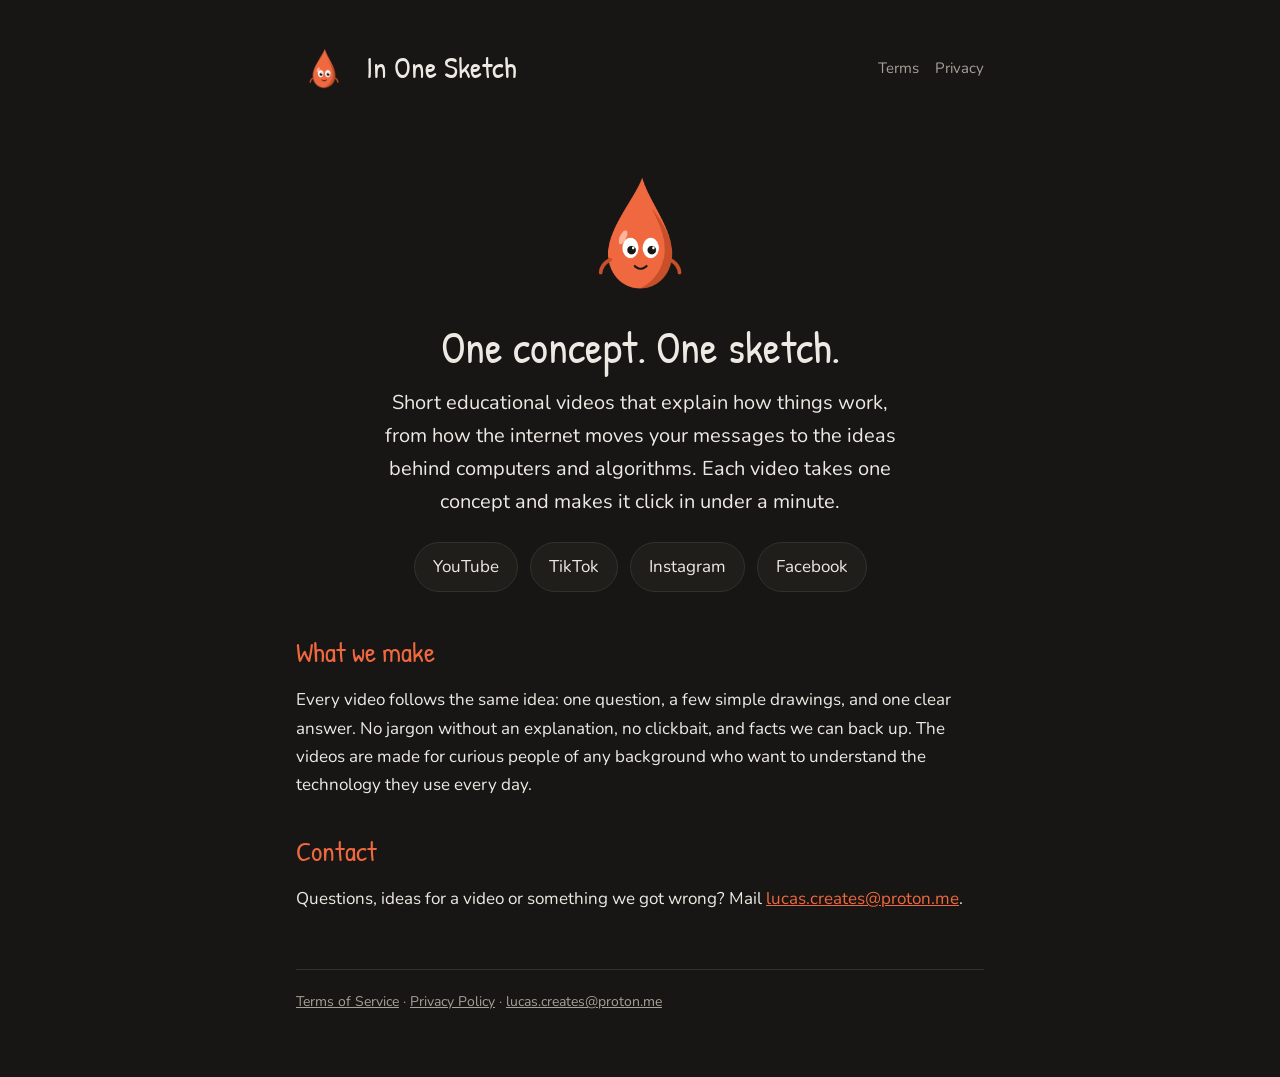
<file: index.html>
<!doctype html>
<html lang="en">
<head>
  <meta charset="utf-8">
  <meta name="viewport" content="width=device-width, initial-scale=1">
  <title>In One Sketch</title>
  <meta name="description" content="In One Sketch makes short educational videos that explain one concept in one simple drawing.">
  <link rel="icon" href="icon.png">
  <link rel="preconnect" href="https://fonts.googleapis.com">
  <link rel="preconnect" href="https://fonts.gstatic.com" crossorigin>
  <link href="https://fonts.googleapis.com/css2?family=Nunito:wght@400;700&family=Patrick+Hand&display=swap" rel="stylesheet">
  <link rel="stylesheet" href="style.css">
</head>
<body>
  <main>
    <header>
      <img src="icon.png" alt="">
      <a href="./">In One Sketch</a>
      <nav>
        <a href="terms.html">Terms</a>
        <a href="privacy.html">Privacy</a>
      </nav>
    </header>

    <section class="hero">
      <img src="icon.png" alt="Blot, the ink drop mascot of In One Sketch">
      <h1>One concept. One sketch.</h1>
      <p>Short educational videos that explain how things work, from how the internet moves your messages to the ideas behind computers and algorithms. Each video takes one concept and makes it click in under a minute.</p>
      <div class="links">
        <a href="https://www.youtube.com/@inonesketch">YouTube</a>
        <a href="https://www.tiktok.com/@inonesketch">TikTok</a>
        <a href="https://www.instagram.com/inonesketch/">Instagram</a>
        <a href="https://www.facebook.com/profile.php?id=61595965593283">Facebook</a>
      </div>
    </section>

    <h2>What we make</h2>
    <p>Every video follows the same idea: one question, a few simple drawings, and one clear answer. No jargon without an explanation, no clickbait, and facts we can back up. The videos are made for curious people of any background who want to understand the technology they use every day.</p>

    <h2>Contact</h2>
    <p>Questions, ideas for a video or something we got wrong? Mail <a href="mailto:lucas.creates@proton.me">lucas.creates@proton.me</a>.</p>

    <footer>
      <a href="terms.html">Terms of Service</a> · <a href="privacy.html">Privacy Policy</a> · <a href="mailto:lucas.creates@proton.me">lucas.creates@proton.me</a>
    </footer>
  </main>
</body>
</html>
</file>
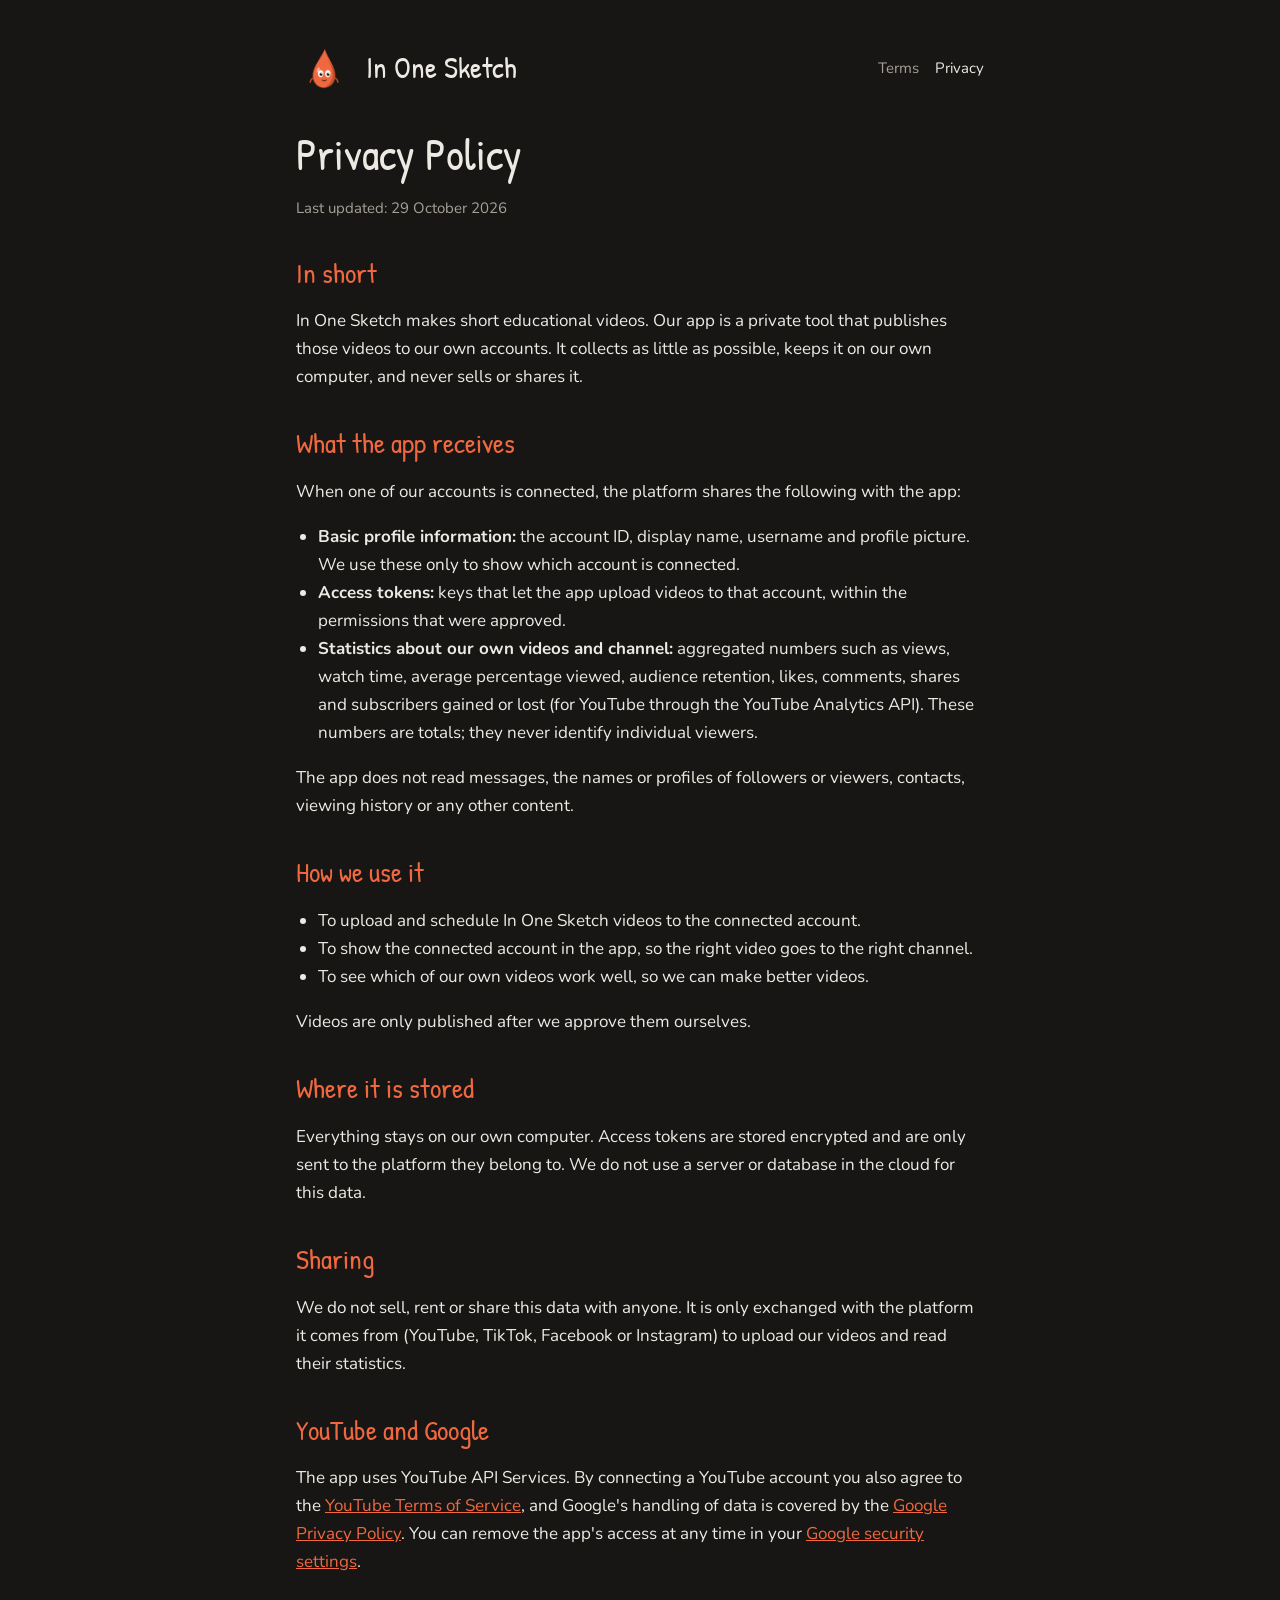
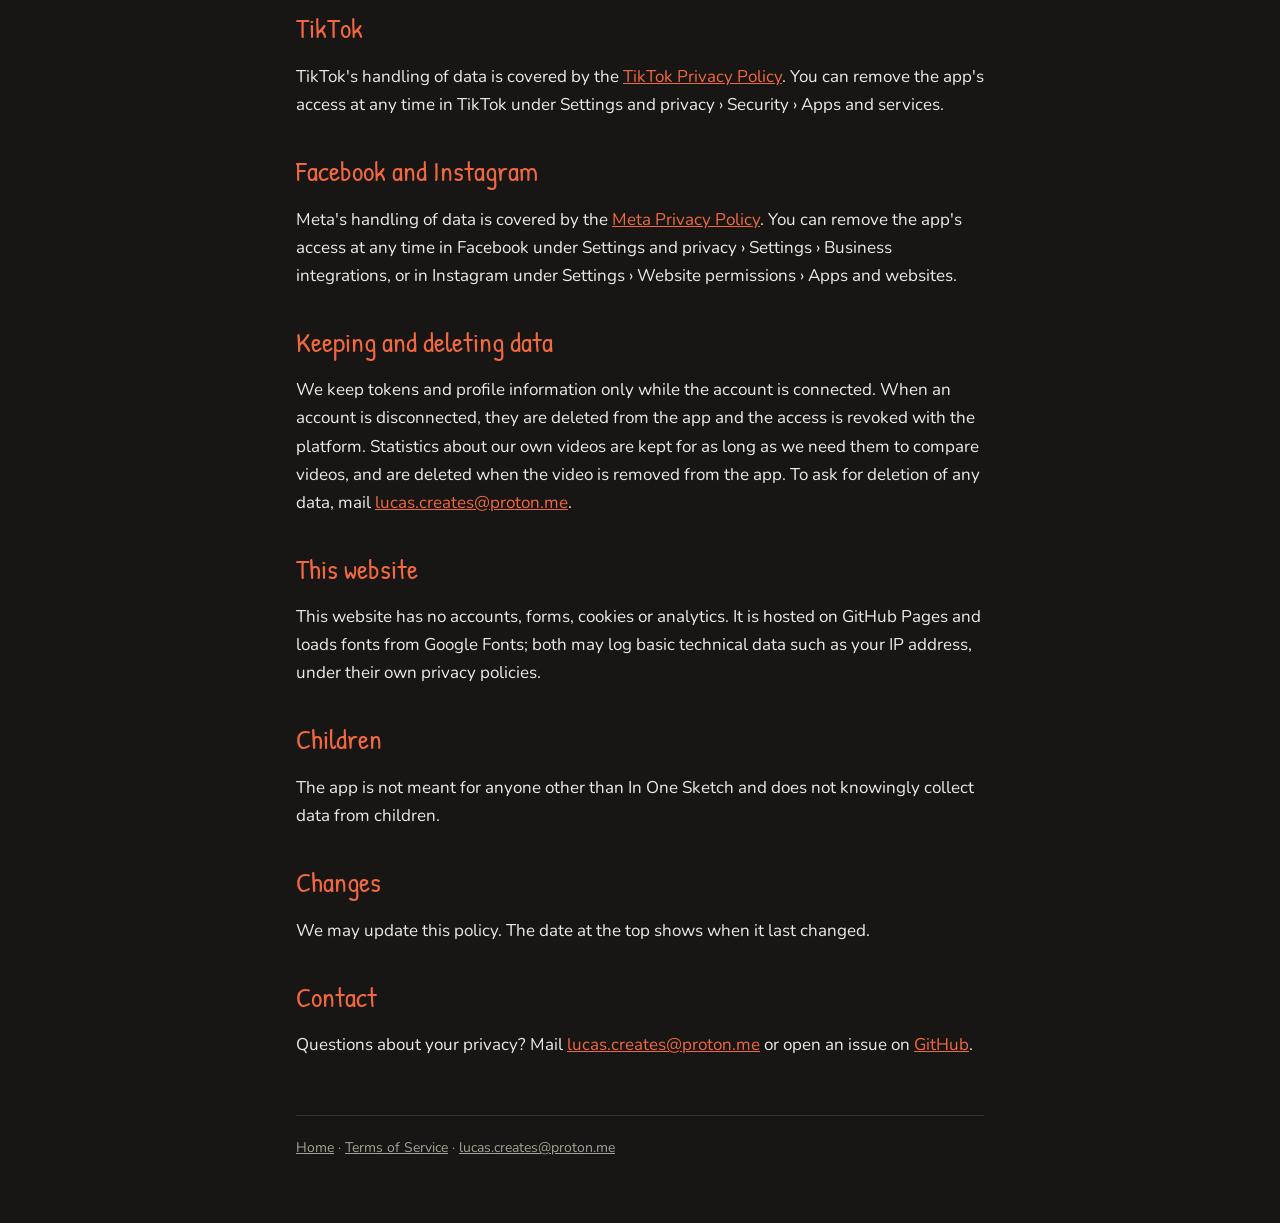
<file: privacy.html>
<!doctype html>
<html lang="en">
<head>
  <meta charset="utf-8">
  <meta name="viewport" content="width=device-width, initial-scale=1">
  <title>Privacy Policy · In One Sketch</title>
  <link rel="icon" href="icon.png">
  <link rel="preconnect" href="https://fonts.googleapis.com">
  <link rel="preconnect" href="https://fonts.gstatic.com" crossorigin>
  <link href="https://fonts.googleapis.com/css2?family=Nunito:wght@400;700&family=Patrick+Hand&display=swap" rel="stylesheet">
  <link rel="stylesheet" href="style.css">
</head>
<body>
  <main>
    <header>
      <img src="icon.png" alt="">
      <a href="./">In One Sketch</a>
      <nav>
        <a href="terms.html">Terms</a>
        <a href="privacy.html" aria-current="page">Privacy</a>
      </nav>
    </header>

    <h1>Privacy Policy</h1>
    <p class="muted">Last updated: 29 October 2026</p>

    <h2>In short</h2>
    <p>In One Sketch makes short educational videos. Our app is a private tool that publishes those videos to our own accounts. It collects as little as possible, keeps it on our own computer, and never sells or shares it.</p>

    <h2>What the app receives</h2>
    <p>When one of our accounts is connected, the platform shares the following with the app:</p>
    <ul>
      <li><strong>Basic profile information:</strong> the account ID, display name, username and profile picture. We use these only to show which account is connected.</li>
      <li><strong>Access tokens:</strong> keys that let the app upload videos to that account, within the permissions that were approved.</li>
      <li><strong>Statistics about our own videos and channel:</strong> aggregated numbers such as views, watch time, average percentage viewed, audience retention, likes, comments, shares and subscribers gained or lost (for YouTube through the YouTube Analytics API). These numbers are totals; they never identify individual viewers.</li>
    </ul>
    <p>The app does not read messages, the names or profiles of followers or viewers, contacts, viewing history or any other content.</p>

    <h2>How we use it</h2>
    <ul>
      <li>To upload and schedule In One Sketch videos to the connected account.</li>
      <li>To show the connected account in the app, so the right video goes to the right channel.</li>
      <li>To see which of our own videos work well, so we can make better videos.</li>
    </ul>
    <p>Videos are only published after we approve them ourselves.</p>

    <h2>Where it is stored</h2>
    <p>Everything stays on our own computer. Access tokens are stored encrypted and are only sent to the platform they belong to. We do not use a server or database in the cloud for this data.</p>

    <h2>Sharing</h2>
    <p>We do not sell, rent or share this data with anyone. It is only exchanged with the platform it comes from (YouTube, TikTok, Facebook or Instagram) to upload our videos and read their statistics.</p>

    <h2>YouTube and Google</h2>
    <p>The app uses YouTube API Services. By connecting a YouTube account you also agree to the <a href="https://www.youtube.com/t/terms">YouTube Terms of Service</a>, and Google's handling of data is covered by the <a href="https://policies.google.com/privacy">Google Privacy Policy</a>. You can remove the app's access at any time in your <a href="https://myaccount.google.com/permissions">Google security settings</a>.</p>

    <h2>TikTok</h2>
    <p>TikTok's handling of data is covered by the <a href="https://www.tiktok.com/legal/page/global/privacy-policy/en">TikTok Privacy Policy</a>. You can remove the app's access at any time in TikTok under Settings and privacy › Security › Apps and services.</p>

    <h2>Facebook and Instagram</h2>
    <p>Meta's handling of data is covered by the <a href="https://www.facebook.com/privacy/policy/">Meta Privacy Policy</a>. You can remove the app's access at any time in Facebook under Settings and privacy › Settings › Business integrations, or in Instagram under Settings › Website permissions › Apps and websites.</p>

    <h2>Keeping and deleting data</h2>
    <p>We keep tokens and profile information only while the account is connected. When an account is disconnected, they are deleted from the app and the access is revoked with the platform. Statistics about our own videos are kept for as long as we need them to compare videos, and are deleted when the video is removed from the app. To ask for deletion of any data, mail <a href="mailto:lucas.creates@proton.me">lucas.creates@proton.me</a>.</p>

    <h2>This website</h2>
    <p>This website has no accounts, forms, cookies or analytics. It is hosted on GitHub Pages and loads fonts from Google Fonts; both may log basic technical data such as your IP address, under their own privacy policies.</p>

    <h2>Children</h2>
    <p>The app is not meant for anyone other than In One Sketch and does not knowingly collect data from children.</p>

    <h2>Changes</h2>
    <p>We may update this policy. The date at the top shows when it last changed.</p>

    <h2>Contact</h2>
    <p>Questions about your privacy? Mail <a href="mailto:lucas.creates@proton.me">lucas.creates@proton.me</a> or open an issue on <a href="https://github.com/lucasjansze/In-One-Sketch-Pages/issues">GitHub</a>.</p>

    <footer>
      <a href="./">Home</a> · <a href="terms.html">Terms of Service</a> · <a href="mailto:lucas.creates@proton.me">lucas.creates@proton.me</a>
    </footer>
  </main>
</body>
</html>
</file>
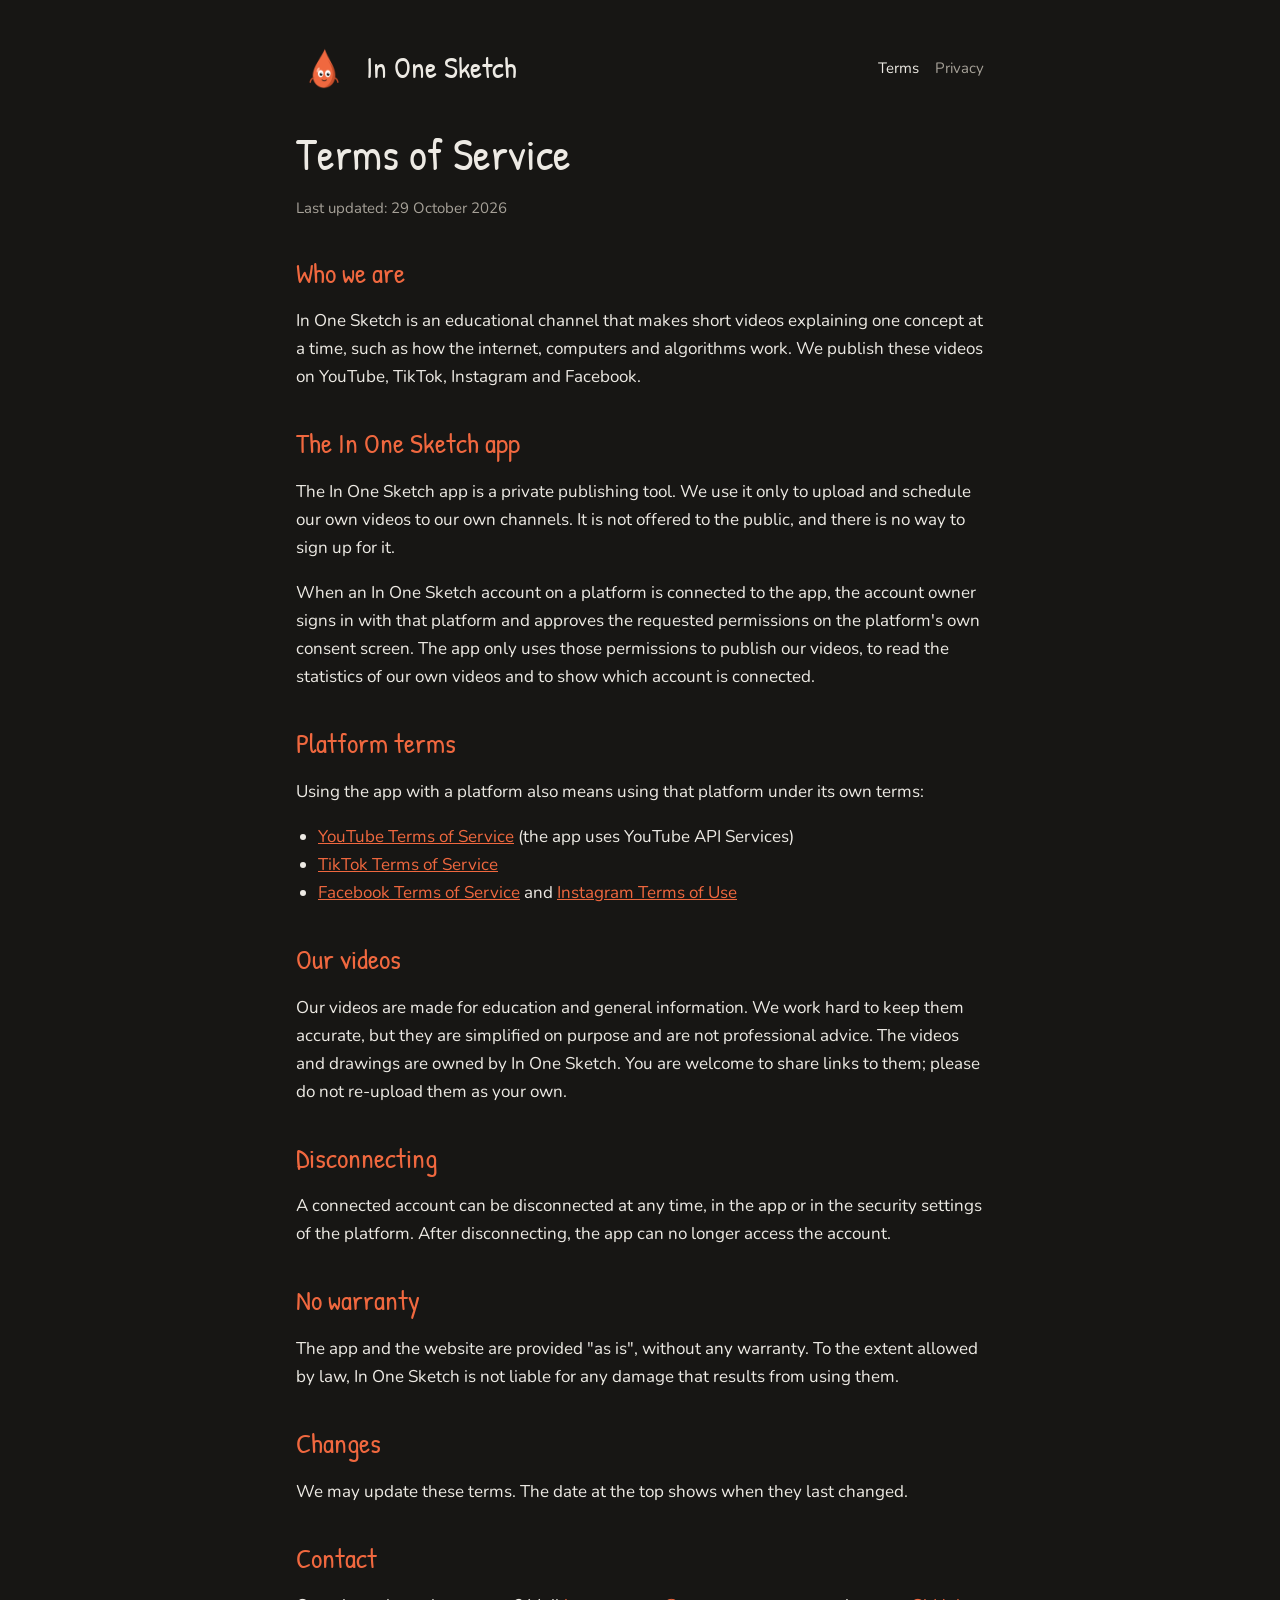
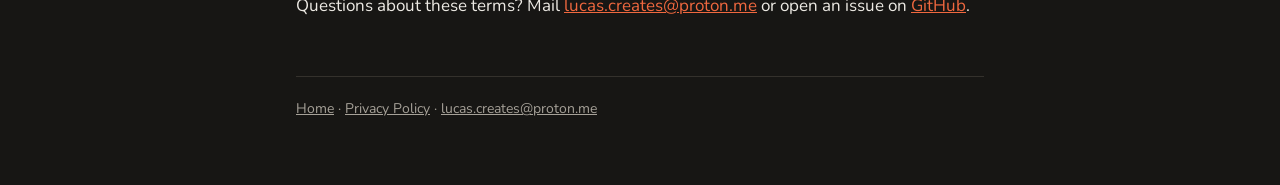
<file: terms.html>
<!doctype html>
<html lang="en">
<head>
  <meta charset="utf-8">
  <meta name="viewport" content="width=device-width, initial-scale=1">
  <title>Terms of Service · In One Sketch</title>
  <link rel="icon" href="icon.png">
  <link rel="preconnect" href="https://fonts.googleapis.com">
  <link rel="preconnect" href="https://fonts.gstatic.com" crossorigin>
  <link href="https://fonts.googleapis.com/css2?family=Nunito:wght@400;700&family=Patrick+Hand&display=swap" rel="stylesheet">
  <link rel="stylesheet" href="style.css">
</head>
<body>
  <main>
    <header>
      <img src="icon.png" alt="">
      <a href="./">In One Sketch</a>
      <nav>
        <a href="terms.html" aria-current="page">Terms</a>
        <a href="privacy.html">Privacy</a>
      </nav>
    </header>

    <h1>Terms of Service</h1>
    <p class="muted">Last updated: 29 October 2026</p>

    <h2>Who we are</h2>
    <p>In One Sketch is an educational channel that makes short videos explaining one concept at a time, such as how the internet, computers and algorithms work. We publish these videos on YouTube, TikTok, Instagram and Facebook.</p>

    <h2>The In One Sketch app</h2>
    <p>The In One Sketch app is a private publishing tool. We use it only to upload and schedule our own videos to our own channels. It is not offered to the public, and there is no way to sign up for it.</p>
    <p>When an In One Sketch account on a platform is connected to the app, the account owner signs in with that platform and approves the requested permissions on the platform's own consent screen. The app only uses those permissions to publish our videos, to read the statistics of our own videos and to show which account is connected.</p>

    <h2>Platform terms</h2>
    <p>Using the app with a platform also means using that platform under its own terms:</p>
    <ul>
      <li><a href="https://www.youtube.com/t/terms">YouTube Terms of Service</a> (the app uses YouTube API Services)</li>
      <li><a href="https://www.tiktok.com/legal/page/global/terms-of-service/en">TikTok Terms of Service</a></li>
      <li><a href="https://www.facebook.com/terms.php">Facebook Terms of Service</a> and <a href="https://help.instagram.com/581066165581870">Instagram Terms of Use</a></li>
    </ul>

    <h2>Our videos</h2>
    <p>Our videos are made for education and general information. We work hard to keep them accurate, but they are simplified on purpose and are not professional advice. The videos and drawings are owned by In One Sketch. You are welcome to share links to them; please do not re-upload them as your own.</p>

    <h2>Disconnecting</h2>
    <p>A connected account can be disconnected at any time, in the app or in the security settings of the platform. After disconnecting, the app can no longer access the account.</p>

    <h2>No warranty</h2>
    <p>The app and the website are provided "as is", without any warranty. To the extent allowed by law, In One Sketch is not liable for any damage that results from using them.</p>

    <h2>Changes</h2>
    <p>We may update these terms. The date at the top shows when they last changed.</p>

    <h2>Contact</h2>
    <p>Questions about these terms? Mail <a href="mailto:lucas.creates@proton.me">lucas.creates@proton.me</a> or open an issue on <a href="https://github.com/lucasjansze/In-One-Sketch-Pages/issues">GitHub</a>.</p>

    <footer>
      <a href="./">Home</a> · <a href="privacy.html">Privacy Policy</a> · <a href="mailto:lucas.creates@proton.me">lucas.creates@proton.me</a>
    </footer>
  </main>
</body>
</html>
</file>
<file: style.css>
:root {
  --bg: #171614;
  --panel: #201e1b;
  --chalk: #edeae4;
  --muted: #a6a198;
  --accent: #f0683f;
  --line: #34312c;
}

* { box-sizing: border-box; }

body {
  margin: 0;
  background: var(--bg);
  color: var(--chalk);
  font: 17px/1.65 "Nunito", system-ui, -apple-system, "Segoe UI", sans-serif;
}

main {
  max-width: 720px;
  margin: 0 auto;
  padding: 40px 16px 64px;
}

header {
  display: flex;
  align-items: center;
  gap: 14px;
  margin-bottom: 32px;
}

header img { width: 56px; height: 56px; border-radius: 50%; }

header a {
  color: var(--chalk);
  text-decoration: none;
  font-family: "Patrick Hand", cursive;
  font-size: 30px;
}

nav { margin-left: auto; display: flex; gap: 16px; font-size: 15px; }
nav a { font-family: inherit; font-size: inherit; color: var(--muted); }
nav a:hover, nav a[aria-current] { color: var(--chalk); }

h1, h2 { font-family: "Patrick Hand", cursive; font-weight: 400; line-height: 1.2; }
h1 { font-size: 44px; margin: 0 0 4px; }
h2 { font-size: 28px; margin: 36px 0 8px; color: var(--accent); }

p, li { color: var(--chalk); }
.muted { color: var(--muted); font-size: 15px; }

a { color: var(--accent); }

ul { padding-left: 22px; }

.hero { text-align: center; padding: 24px 0 8px; }
.hero img { width: 160px; height: 160px; border-radius: 50%; }
.hero p { font-size: 20px; max-width: 520px; margin: 12px auto; }

.links { display: flex; flex-wrap: wrap; gap: 12px; justify-content: center; margin-top: 24px; }
.links a {
  border: 1px solid var(--line);
  background: var(--panel);
  color: var(--chalk);
  padding: 10px 18px;
  border-radius: 999px;
  text-decoration: none;
}
.links a:hover { border-color: var(--accent); }

footer {
  margin-top: 56px;
  padding-top: 20px;
  border-top: 1px solid var(--line);
  color: var(--muted);
  font-size: 14px;
}
footer a { color: var(--muted); }

@media (max-width: 520px) {
  header { flex-wrap: wrap; }
  nav { margin-left: 0; width: 100%; }
  h1 { font-size: 36px; }
}
</file>
